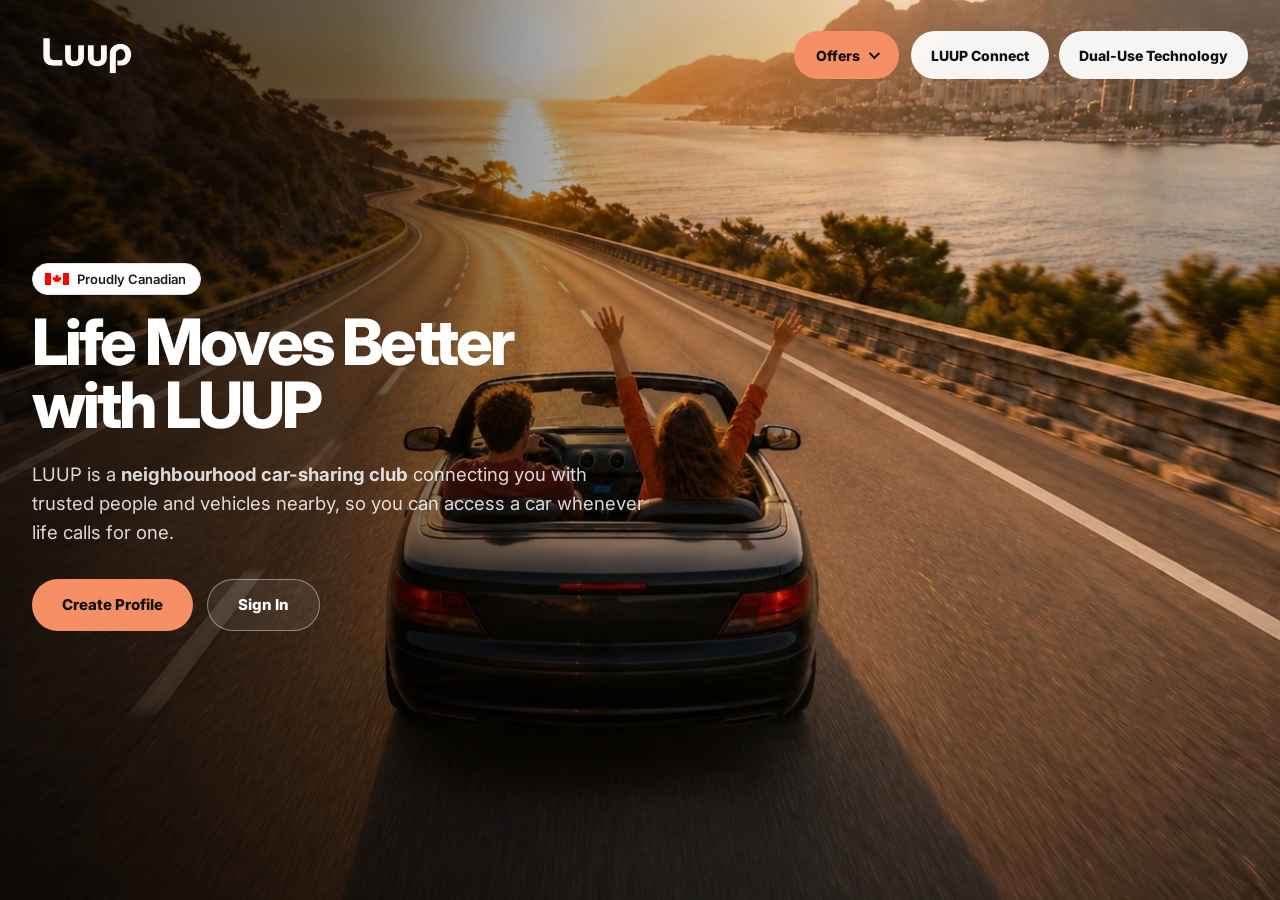
<file: index.html>
<!DOCTYPE html>
<html lang="en">
<head>
  <meta charset="UTF-8" />
  <meta name="viewport" content="width=device-width, initial-scale=1.0" />
  <meta name="description" content="LUUP — your neighbourhood car-sharing club." />
  <meta name="facebook-domain-verification" content="9fet6vb4tbm9g9sc4lm9bou29tb133" />
  <title>LUUP — Your Neighbourhood Car Sharing Club</title>
  <link rel="preconnect" href="https://fonts.googleapis.com">
  <link rel="preconnect" href="https://fonts.gstatic.com" crossorigin>
  <link href="https://fonts.googleapis.com/css2?family=Inter:wght@400;500;600;700;800&display=swap" rel="stylesheet">
  <link rel="stylesheet" href="styles.css" />
  <!-- LUUP analytics: GA4 + Google Ads + Meta Pixel + Mixpanel + UTM capture.
       All IDs live in analytics.js — edit there, not here. Fires only on luupnow.ca. -->
  <script src="analytics.js"></script>
</head>
<body>
  <main class="hero">
    <div class="hero-image" aria-hidden="true"></div>
    <div class="hero-overlay" aria-hidden="true"></div>

    <header class="header">
      <a href="https://luupnow.com/" class="logo-link" aria-label="Go to LUUPNow.com">
        <img src="assets/luup-logo.png" alt="LUUP" class="logo" />
      </a>

      <div class="nav-cluster">
        <nav class="offers-nav" aria-label="Offers">
          <button type="button" class="offers-toggle" aria-expanded="false" aria-controls="offers-menu">
            Offers
            <span class="offers-caret" aria-hidden="true"></span>
          </button>
          <ul class="offers-menu" id="offers-menu" hidden>
            <li><a href="renters/">Renters</a></li>
            <li><a href="autoshop/">Auto Shop</a></li>
          </ul>
        </nav>
        <nav class="nav-links" aria-label="Sections">
          <a href="connect/">LUUP Connect</a>
          <a href="technology/">Dual-Use Technology</a>
        </nav>
        <button type="button" class="nav-burger" aria-label="Open menu" aria-expanded="false" aria-controls="mobile-menu">
          <span aria-hidden="true"></span>
          <span aria-hidden="true"></span>
          <span aria-hidden="true"></span>
        </button>
        <nav class="mobile-menu" id="mobile-menu" aria-label="Menu" hidden>
          <span class="mobile-menu-label">Offers</span>
          <a href="renters/">Renters</a>
          <a href="autoshop/">Auto Shop</a>
          <span class="mobile-menu-divider" aria-hidden="true"></span>
          <a href="connect/">LUUP Connect</a>
          <a href="technology/">Dual-Use Technology</a>
        </nav>
      </div>
    </header>

    <section class="hero-copy">
      <span class="proudly-canadian"><img src="assets/flag-canada.svg" alt="" aria-hidden="true" /> Proudly Canadian</span>

      <h1>Life Moves Better<br>with LUUP</h1>

      <p class="subhead">
        LUUP is a <strong>neighbourhood car-sharing club</strong> connecting you with trusted people and vehicles nearby, so you can access a car whenever life calls for one.
      </p>

      <div class="hero-ctas">
        <a class="cta cta-primary" href="https://luupnow.com/authentication/create-profile">Create Profile</a>
        <a class="cta cta-secondary" href="https://luupnow.com/authentication/sign-in">Sign In</a>
      </div>
    </section>
  </main>
  <script>
    (function () {
      var nav = document.querySelector('.offers-nav');
      if (!nav) return;
      var btn = nav.querySelector('.offers-toggle');
      var menu = nav.querySelector('.offers-menu');
      function setOpen(open) {
        btn.setAttribute('aria-expanded', open ? 'true' : 'false');
        if (open) { menu.removeAttribute('hidden'); } else { menu.setAttribute('hidden', ''); }
      }
      btn.addEventListener('click', function (e) {
        e.stopPropagation();
        setOpen(btn.getAttribute('aria-expanded') !== 'true');
      });
      document.addEventListener('click', function (e) { if (!nav.contains(e.target)) setOpen(false); });
      document.addEventListener('keydown', function (e) { if (e.key === 'Escape') setOpen(false); });

      var burger = document.querySelector('.nav-burger');
      var mobileMenu = document.querySelector('.mobile-menu');
      if (!burger || !mobileMenu) return;
      function setMobileOpen(open) {
        burger.setAttribute('aria-expanded', open ? 'true' : 'false');
        burger.setAttribute('aria-label', open ? 'Close menu' : 'Open menu');
        if (open) { mobileMenu.removeAttribute('hidden'); } else { mobileMenu.setAttribute('hidden', ''); }
      }
      burger.addEventListener('click', function (e) {
        e.stopPropagation();
        setOpen(false);
        setMobileOpen(burger.getAttribute('aria-expanded') !== 'true');
      });
      document.addEventListener('click', function (e) {
        if (!mobileMenu.contains(e.target) && e.target !== burger) setMobileOpen(false);
      });
      document.addEventListener('keydown', function (e) { if (e.key === 'Escape') setMobileOpen(false); });
    })();
  </script>
  <script>
    // Hosts without a directory index (design preview) need the explicit file.
    (function () {
      if (!/\/index\.html$/i.test(location.pathname)) return;
      document.querySelectorAll('a[href$="/"]').forEach(function (a) {
        var h = a.getAttribute('href');
        if (!/^(https?:|\/|#)/.test(h)) a.setAttribute('href', h + 'index.html');
      });
    })();
  </script>
</body>
</html>
</file>
<file: styles.css>
/* LUUP clean index page */

:root {
  --orange: #F68F64;
  --white: #ffffff;
}

* {
  box-sizing: border-box;
}

html,
body {
  margin: 0;
  min-height: 100%;
}

body {
  font-family: "Inter", system-ui, -apple-system, BlinkMacSystemFont, "Segoe UI", sans-serif;
  background: #111;
  color: var(--white);
}

.hero {
  position: relative;
  min-height: 100svh;
  overflow: hidden;
  isolation: isolate;
}

.hero-image {
  position: absolute;
  inset: 0;
  background-image: url("assets/hero-2.jpg");
  background-size: cover;
  background-position: center 62%;
  background-repeat: no-repeat;
  z-index: -3;
}

.hero-overlay {
  position: absolute;
  inset: 0;
  z-index: -2;
  background:
    linear-gradient(
      90deg,
      rgba(0,0,0,.78) 0%,
      rgba(0,0,0,.60) 28%,
      rgba(0,0,0,.24) 48%,
      rgba(0,0,0,.04) 70%
    ),
    linear-gradient(
      0deg,
      rgba(0,0,0,.32) 0%,
      rgba(0,0,0,0) 35%
    );
}

.header {
  width: min(1440px, calc(100% - 64px));
  margin: 0 auto;
  padding: 28px 0;
  display: flex;
  align-items: center;
  justify-content: space-between;
  gap: 24px;
}

.logo-link {
  display: inline-flex;
  align-items: center;
}

.logo {
  width: 108px;
  height: auto;
  display: block;
}

.current-offering {
  display: inline-flex;
  align-items: center;
  justify-content: center;
  min-height: 48px;
  padding: 0 22px;
  border-radius: 999px;
  background: var(--orange);
  color: #111;
  text-decoration: none;
  font-size: 14px;
  font-weight: 800;
  transition: transform .18s ease, opacity .18s ease;
}

.current-offering:hover {
  transform: translateY(-1px);
  opacity: .96;
}

.hero-copy {
  width: min(1440px, calc(100% - 64px));
  margin: 0 auto;
  padding-top: clamp(120px, 17vh, 210px);
}

.eyebrow {
  margin: 0 0 16px;
  color: var(--orange);
  font-size: 13px;
  font-weight: 800;
  letter-spacing: .13em;
}

h1 {
  margin: 0;
  max-width: 760px;
  font-size: clamp(40px, 5vw, 72px);
  line-height: .98;
  letter-spacing: -.045em;
  font-weight: 800;
}

.subhead {
  max-width: 620px;
  margin: 24px 0 0;
  color: rgba(255,255,255,.84);
  font-size: clamp(17px, 1.45vw, 21px);
  line-height: 1.55;
  font-weight: 400;
}

.subhead strong {
  font-weight: 700;
}

@media (max-width: 900px) {
  .hero {
    min-height: 100svh;
  }

  .hero-image {
    inset: 0 0 auto 0;
    height: 50svh;
    background-size: cover;
    background-position: center 66%;
    background-color: #17120e;
  }

  .hero-overlay {
    background:
      linear-gradient(
        180deg,
        rgba(17,17,17,.55) 0%,
        rgba(17,17,17,.10) 20%,
        rgba(17,17,17,.10) 40%,
        rgba(17,17,17,.90) 49%,
        #111 52%,
        #111 100%
      );
  }

  .header {
    width: calc(100% - 34px);
    padding: 18px 0;
  }

  .logo {
    width: 88px;
  }

  .current-offering {
    min-height: 44px;
    padding: 0 17px;
    font-size: 13px;
  }

  .proudly-canadian {
    margin: 0 0 16px;
  }

  .hero-copy {
    width: calc(100% - 34px);
    padding-top: 38svh;
    padding-bottom: 48px;
  }

  h1 {
    font-size: clamp(34px, 9vw, 48px);
  }

  .subhead {
    font-size: 17px;
    max-width: 540px;
  }
}

@media (max-width: 520px) {
  .hero-image {
    height: 46svh;
    background-position: center 68%;
  }

  .header {
    gap: 12px;
  }

  .current-offering {
    min-height: 42px;
    padding: 0 15px;
    font-size: 12px;
  }

  .proudly-canadian {
    margin: 0 0 14px;
  }

  .hero-copy {
    padding-top: 34svh;
    padding-bottom: 32px;
  }

  .eyebrow {
    font-size: 11px;
    margin-bottom: 12px;
  }

  h1 {
    font-size: clamp(30px, 8.4vw, 42px);
  }

  .subhead {
    margin-top: 18px;
    font-size: 16px;
    line-height: 1.5;
  }
}

@media (max-width: 900px) and (max-height: 720px) {
  .hero-image {
    height: 36svh;
  }

  .hero-copy {
    padding-top: 26svh;
    padding-bottom: 20px;
  }

  .subhead {
    margin-top: 14px;
  }
}

.offers-nav {
  position: relative;
}

.offers-toggle {
  display: inline-flex;
  align-items: center;
  gap: 9px;
  min-height: 48px;
  padding: 0 22px;
  border: none;
  border-radius: 999px;
  background: var(--orange);
  color: #111;
  font-family: inherit;
  font-size: 14px;
  font-weight: 800;
  cursor: pointer;
  transition: transform .18s ease, opacity .18s ease;
}

.offers-toggle:hover {
  transform: translateY(-1px);
  opacity: .96;
}

.offers-caret {
  width: 8px;
  height: 8px;
  border-right: 2px solid #111;
  border-bottom: 2px solid #111;
  transform: rotate(45deg) translateY(-2px);
}

.offers-toggle[aria-expanded="true"] .offers-caret {
  transform: rotate(-135deg) translateY(-2px);
}

.offers-menu {
  position: absolute;
  top: calc(100% + 10px);
  right: 0;
  z-index: 20;
  min-width: 190px;
  margin: 0;
  padding: 8px;
  list-style: none;
  background: #fff;
  border-radius: 14px;
  box-shadow: 0 18px 40px -18px rgba(0, 0, 0, .45);
}

.offers-menu a {
  display: block;
  padding: 12px 14px;
  border-radius: 9px;
  color: #111;
  text-decoration: none;
  font-size: 15px;
  font-weight: 600;
}

.offers-menu a:hover {
  background: #F4F4F4;
}

@media (max-width: 760px) {
  .offers-toggle { min-height: 44px; padding: 0 17px; }
}

@media (max-width: 480px) {
  .offers-toggle { min-height: 42px; padding: 0 15px; }
}

.hero-ctas {
  display: flex;
  flex-wrap: wrap;
  gap: 14px;
  margin: 32px 0 0;
}

.cta {
  display: inline-flex;
  align-items: center;
  justify-content: center;
  min-height: 52px;
  padding: 0 30px;
  border-radius: 999px;
  font-size: 15px;
  font-weight: 800;
  text-decoration: none;
  transition: transform .2s ease, background .2s ease, border-color .2s ease;
}

.cta-primary {
  background: var(--orange);
  color: #111;
}

.cta-primary:hover {
  transform: translateY(-2px);
  background: #ff8a57;
}

.cta-secondary {
  background: rgba(255,255,255,.08);
  border: 1px solid rgba(255,255,255,.42);
  color: #fff;
}

.cta-secondary:hover {
  transform: translateY(-2px);
  border-color: #fff;
  background: rgba(255,255,255,.16);
}

@media (max-width: 520px) {
  .hero-ctas {
    gap: 12px;
    margin-top: 24px;
  }

  .cta {
    flex: 1 1 100%;
    min-height: 50px;
  }
}

.proudly-canadian {
  display: inline-flex;
  align-items: center;
  gap: 8px;
  margin: 0 0 16px;
  padding: 7px 14px 7px 12px;
  border-radius: 999px;
  background: #fff;
  border: 1px solid #e3e3e3;
  box-shadow: 0 1px 2px rgba(0,0,0,.04);
  color: #1a1a1a;
  font-size: 13px;
  font-weight: 600;
  white-space: nowrap;
}

.proudly-canadian img {
  display: block;
  width: 24px;
  height: 12px;
}


.header {
  position: relative;
}

.nav-cluster {
  display: flex;
  align-items: center;
  gap: 12px;
}

.nav-links {
  display: flex;
  align-items: center;
  gap: 10px;
}

.nav-links a {
  display: inline-flex;
  align-items: center;
  min-height: 48px;
  padding: 0 20px;
  border-radius: 999px;
  background: rgba(255, 255, 255, .94);
  color: #111;
  text-decoration: none;
  font-size: 14px;
  font-weight: 800;
  white-space: nowrap;
  transition: transform .18s ease, background .18s ease;
}

.nav-links a:hover {
  background: #fff;
  transform: translateY(-1px);
}

.nav-burger {
  display: none;
  flex-direction: column;
  align-items: center;
  justify-content: center;
  gap: 4px;
  width: 46px;
  height: 46px;
  padding: 0;
  border: none;
  border-radius: 999px;
  background: rgba(255, 255, 255, .94);
  cursor: pointer;
}

.nav-burger span {
  display: block;
  width: 18px;
  height: 2px;
  background: #111;
  border-radius: 2px;
}

.mobile-menu {
  display: none;
  position: absolute;
  top: calc(100% - 8px);
  right: 0;
  z-index: 30;
  flex-direction: column;
  min-width: 232px;
  margin: 0;
  padding: 10px;
  background: #fff;
  border-radius: 14px;
  box-shadow: 0 18px 40px -18px rgba(0, 0, 0, .45);
}

.mobile-menu-label {
  padding: 6px 14px 4px;
  font-size: 11px;
  font-weight: 800;
  letter-spacing: .12em;
  text-transform: uppercase;
  color: #6B6B6B;
}

.mobile-menu a {
  display: flex;
  align-items: center;
  min-height: 46px;
  padding: 0 14px;
  border-radius: 9px;
  color: #111;
  text-decoration: none;
  font-size: 15px;
  font-weight: 600;
}

.mobile-menu a:hover {
  background: #F4F4F4;
}

.mobile-menu-divider {
  height: 1px;
  margin: 8px 14px;
  background: #E8E8E8;
}

@media (max-width: 900px) {
  .offers-nav,
  .nav-links { display: none; }
  .nav-burger { display: inline-flex; }
  .mobile-menu:not([hidden]) { display: flex; }
}
</file>
